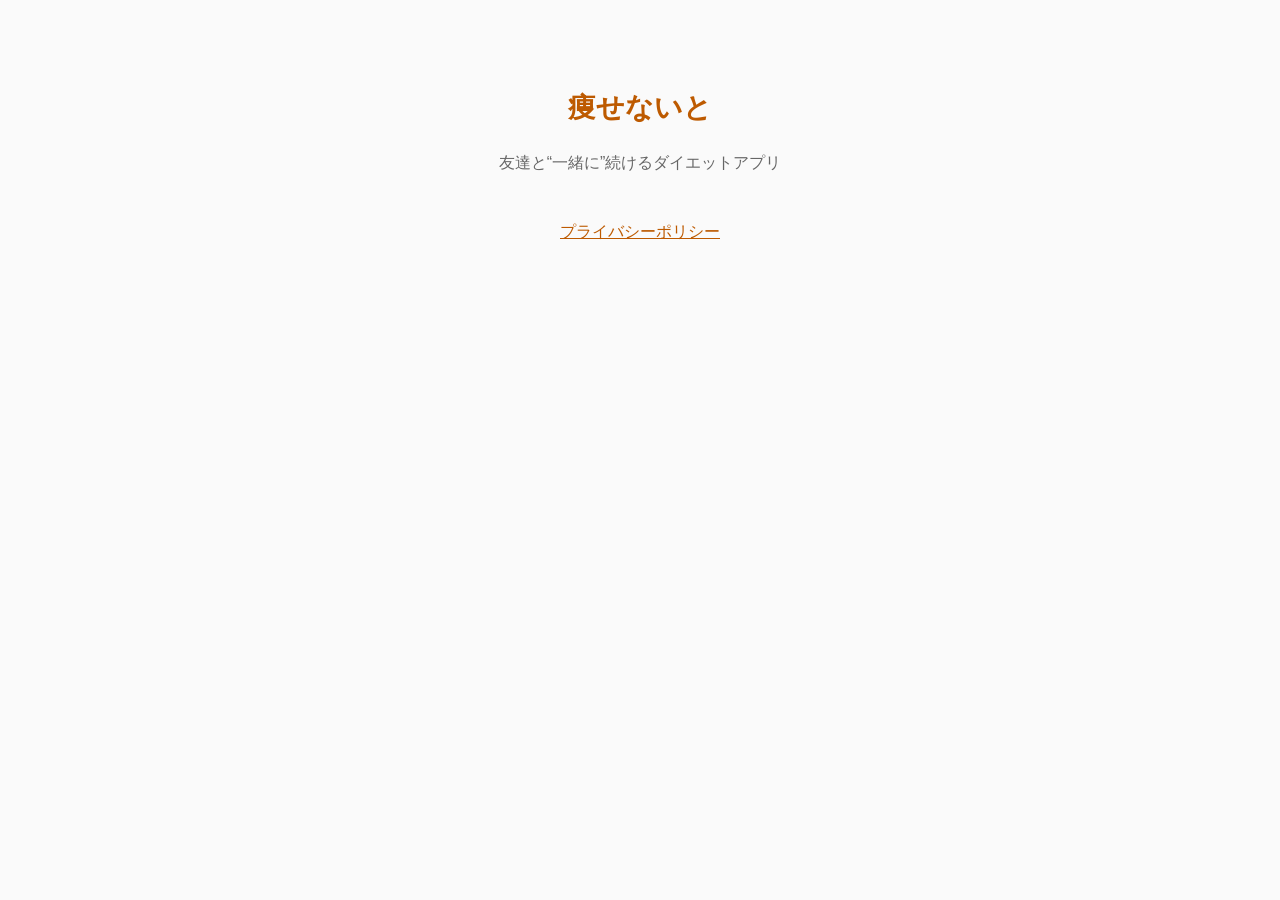
<file: index.html>
<!DOCTYPE html>
<html lang="ja">
<head>
<meta charset="UTF-8">
<meta name="viewport" content="width=device-width, initial-scale=1.0">
<title>痩せないと</title>
<style>
  body{font-family:-apple-system,BlinkMacSystemFont,'Hiragino Sans',sans-serif;max-width:640px;margin:0 auto;padding:64px 20px;line-height:1.8;color:#333;background:#fafafa;text-align:center}
  h1{font-size:28px;color:#BD5A00;margin-bottom:8px}
  p{color:#666}
  a{color:#BD5A00;display:inline-block;margin-top:24px}
</style>
</head>
<body>
  <h1>痩せないと</h1>
  <p>友達と“一緒に”続けるダイエットアプリ</p>
  <p><a href="/privacy/">プライバシーポリシー</a></p>
</body>
</html>
</file>
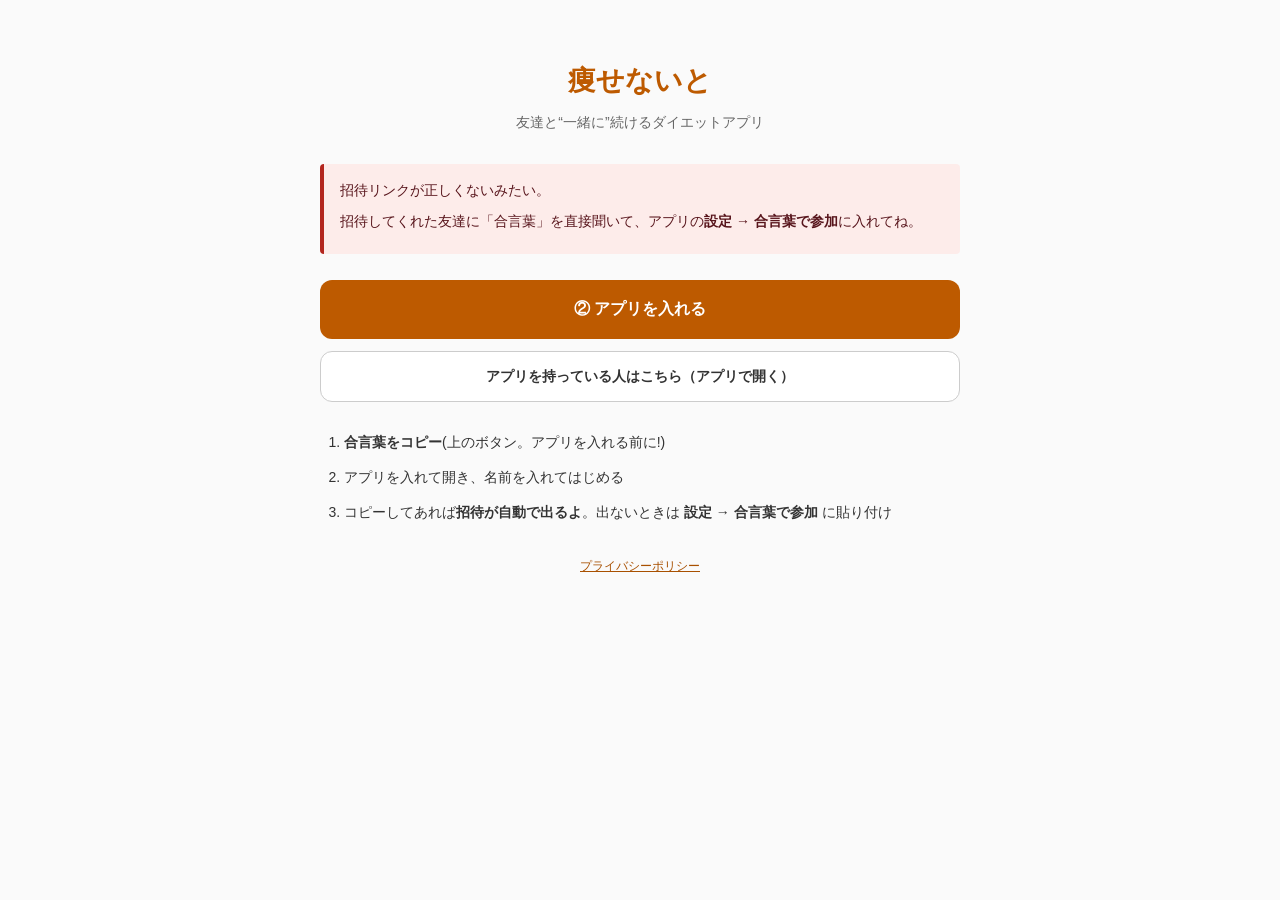
<file: join/index.html>
<!DOCTYPE html>
<html lang="ja">
<head>
  <meta charset="UTF-8">
  <meta name="viewport" content="width=device-width, initial-scale=1.0">
  <!-- 反射XSS対策: インライン script/style を全面禁止（JS/CSS は外部ファイルのみ）。
       ?code= はブラウザ側 join.js で regex 検証し、DOM へは textContent でのみ流す。 -->
  <meta http-equiv="Content-Security-Policy" content="default-src 'self'; script-src 'self'; style-src 'self'; img-src 'self' data:; base-uri 'none'; form-action 'none'; object-src 'none'">
  <!-- 招待コード（bearer）を Referer で外部に漏らさない -->
  <meta name="referrer" content="no-referrer">
  <meta name="version" content="1.1.0">
  <title>グループに参加 - 痩せないと</title>
  <!-- 配置: ディレクトリ方式（join/index.html）。/join への直リンクは GitHub Pages が
       /join/ へ 301 するが、query は保持される（2026-07-05 に本サイトの /privacy?code=...
       で実測: location: /privacy/?code=... と返る）。拡張子なし join.html 方式は
       「/join がそれを返す保証」を deploy 前に実測できないため採らない。
       AASA 側は /join と /join/* の両方をカバー済み。 -->
  <link rel="stylesheet" href="/join/join.css">
</head>
<body>
  <h1>痩せないと</h1>
  <p class="tag">友達と“一緒に”続けるダイエットアプリ</p>

  <!-- JS 無効・実行失敗環境でも参加手段が途絶えないための静的フォールバック -->
  <noscript>
    <div class="err-box">
      <p>このページの自動表示には JavaScript が必要みたい。</p>
      <p>大丈夫、招待してくれた友達に「合言葉」を直接聞いて、下の手順で参加できるよ。</p>
    </div>
  </noscript>

  <!-- 有効な ?code= があるときだけ join.js が表示する -->
  <section id="invite" hidden>
    <div class="invite-box">
      <p class="invite-title">友達があなたをグループに招待しています</p>
      <p id="code-text" class="code-big"></p>
      <!-- copy-first: アプリを入れる前にコピーしておくと、初回起動時にアプリが
           クリップボードから合言葉を検出して参加画面へ自動で誘導する(N1 deferred link)。 -->
      <p class="copy-lead">① まず合言葉をコピーしてね(アプリを入れる前に!)</p>
      <button id="copy-btn" type="button" class="copy-btn">合言葉をコピー</button>
    </div>
  </section>

  <!-- code が無い/不正なとき join.js が表示する（不正値は一切描画しない） -->
  <section id="invalid" hidden>
    <div class="err-box">
      <p>招待リンクが正しくないみたい。</p>
      <p>招待してくれた友達に「合言葉」を直接聞いて、アプリの<strong>設定 → 合言葉で参加</strong>に入れてね。</p>
    </div>
  </section>

  <!-- 🔴 配布リンク(Yuma 手作業): TestFlight 外部グループの公開リンク発行後、href を
       その URL に差し替える。App Store 一般公開後は
       https://apps.apple.com/jp/app/id6781929046 に戻す。 -->
  <a id="store-link" class="store-btn" href="https://apps.apple.com/jp/app/id6781929046">② アプリを入れる</a>
  <a id="open-app" class="openapp-btn" hidden>アプリを持っている人はこちら（アプリで開く）</a>

  <!-- 手順は常時表示（JS 無効でも参加手段が分かるように静的に置く） -->
  <section id="steps">
    <ol class="steps">
      <li><strong>合言葉をコピー</strong>(上のボタン。アプリを入れる前に!)</li>
      <li>アプリを入れて開き、名前を入れてはじめる</li>
      <li>コピーしてあれば<strong>招待が自動で出るよ</strong>。出ないときは <strong>設定 → 合言葉で参加</strong> に貼り付け</li>
    </ol>
  </section>

  <p class="footnote"><a href="/privacy/">プライバシーポリシー</a></p>

  <script src="/join/join.js"></script>
</body>
</html>
</file>
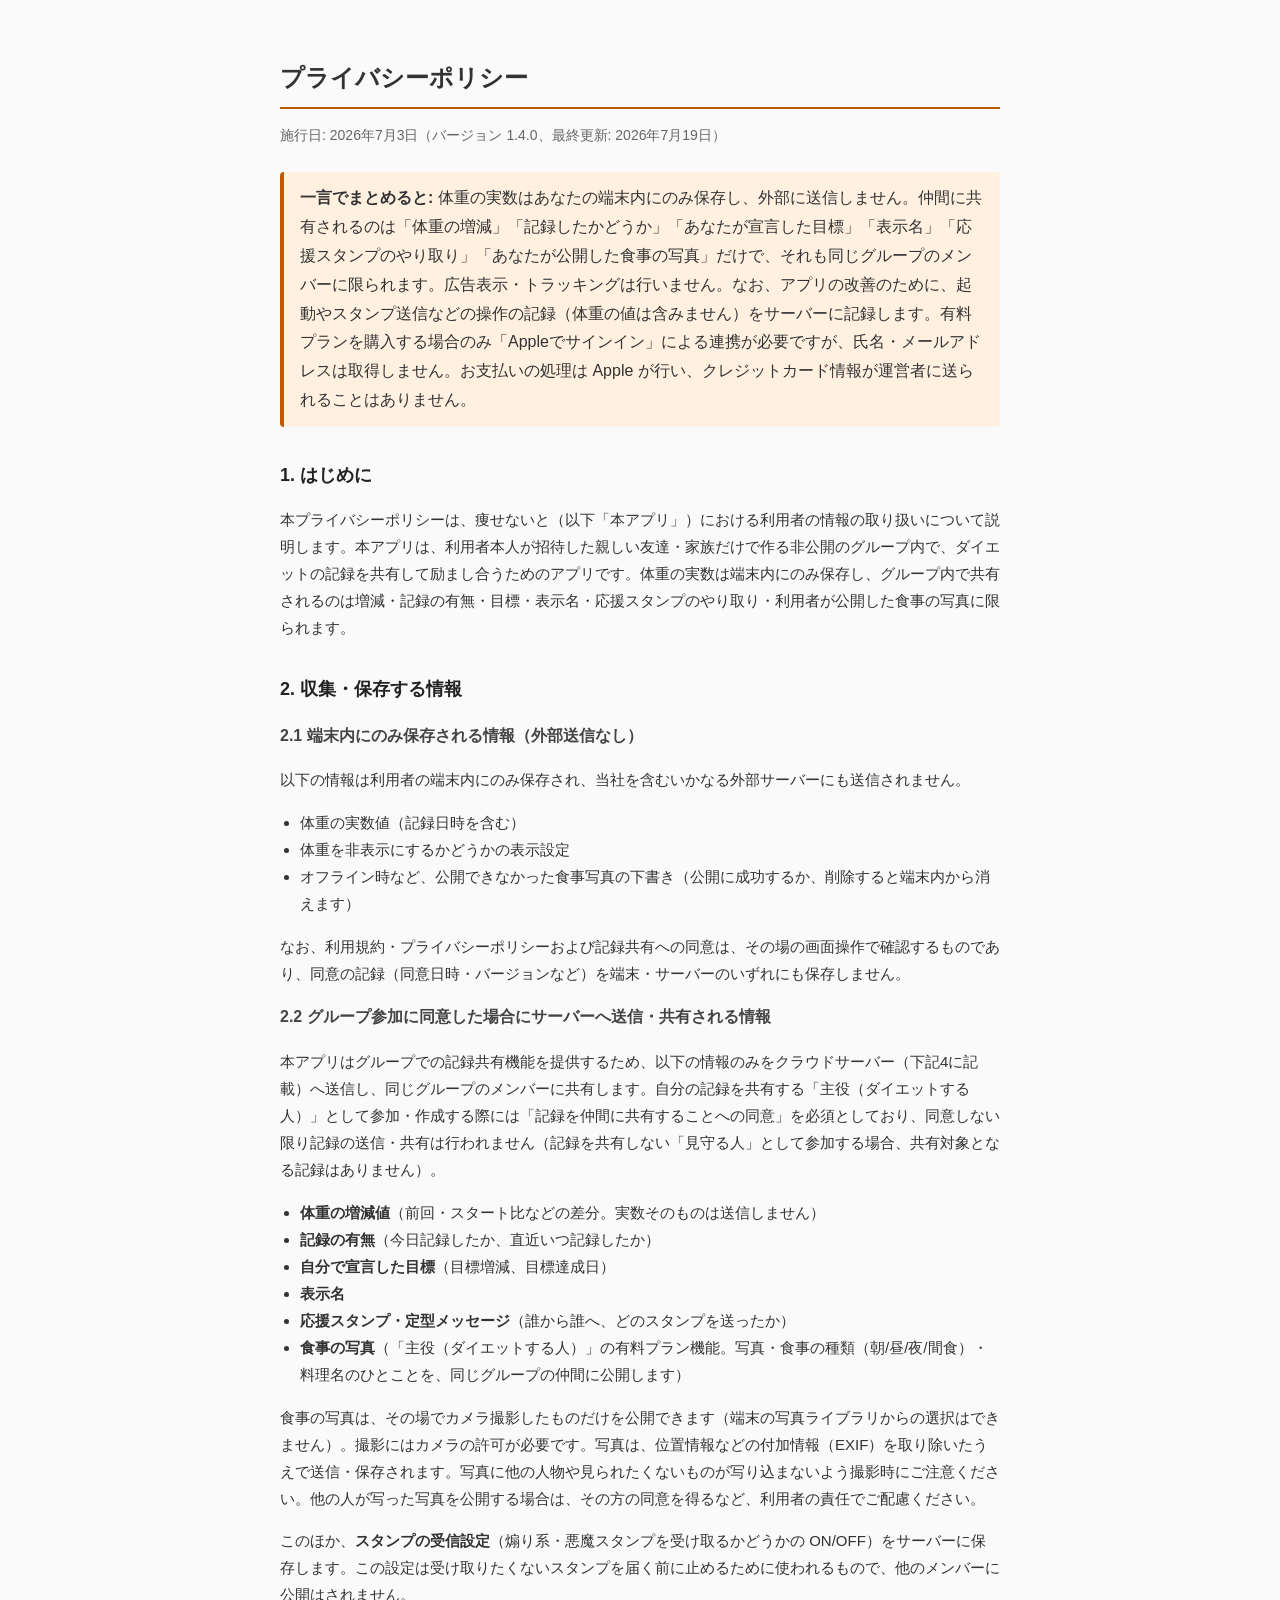
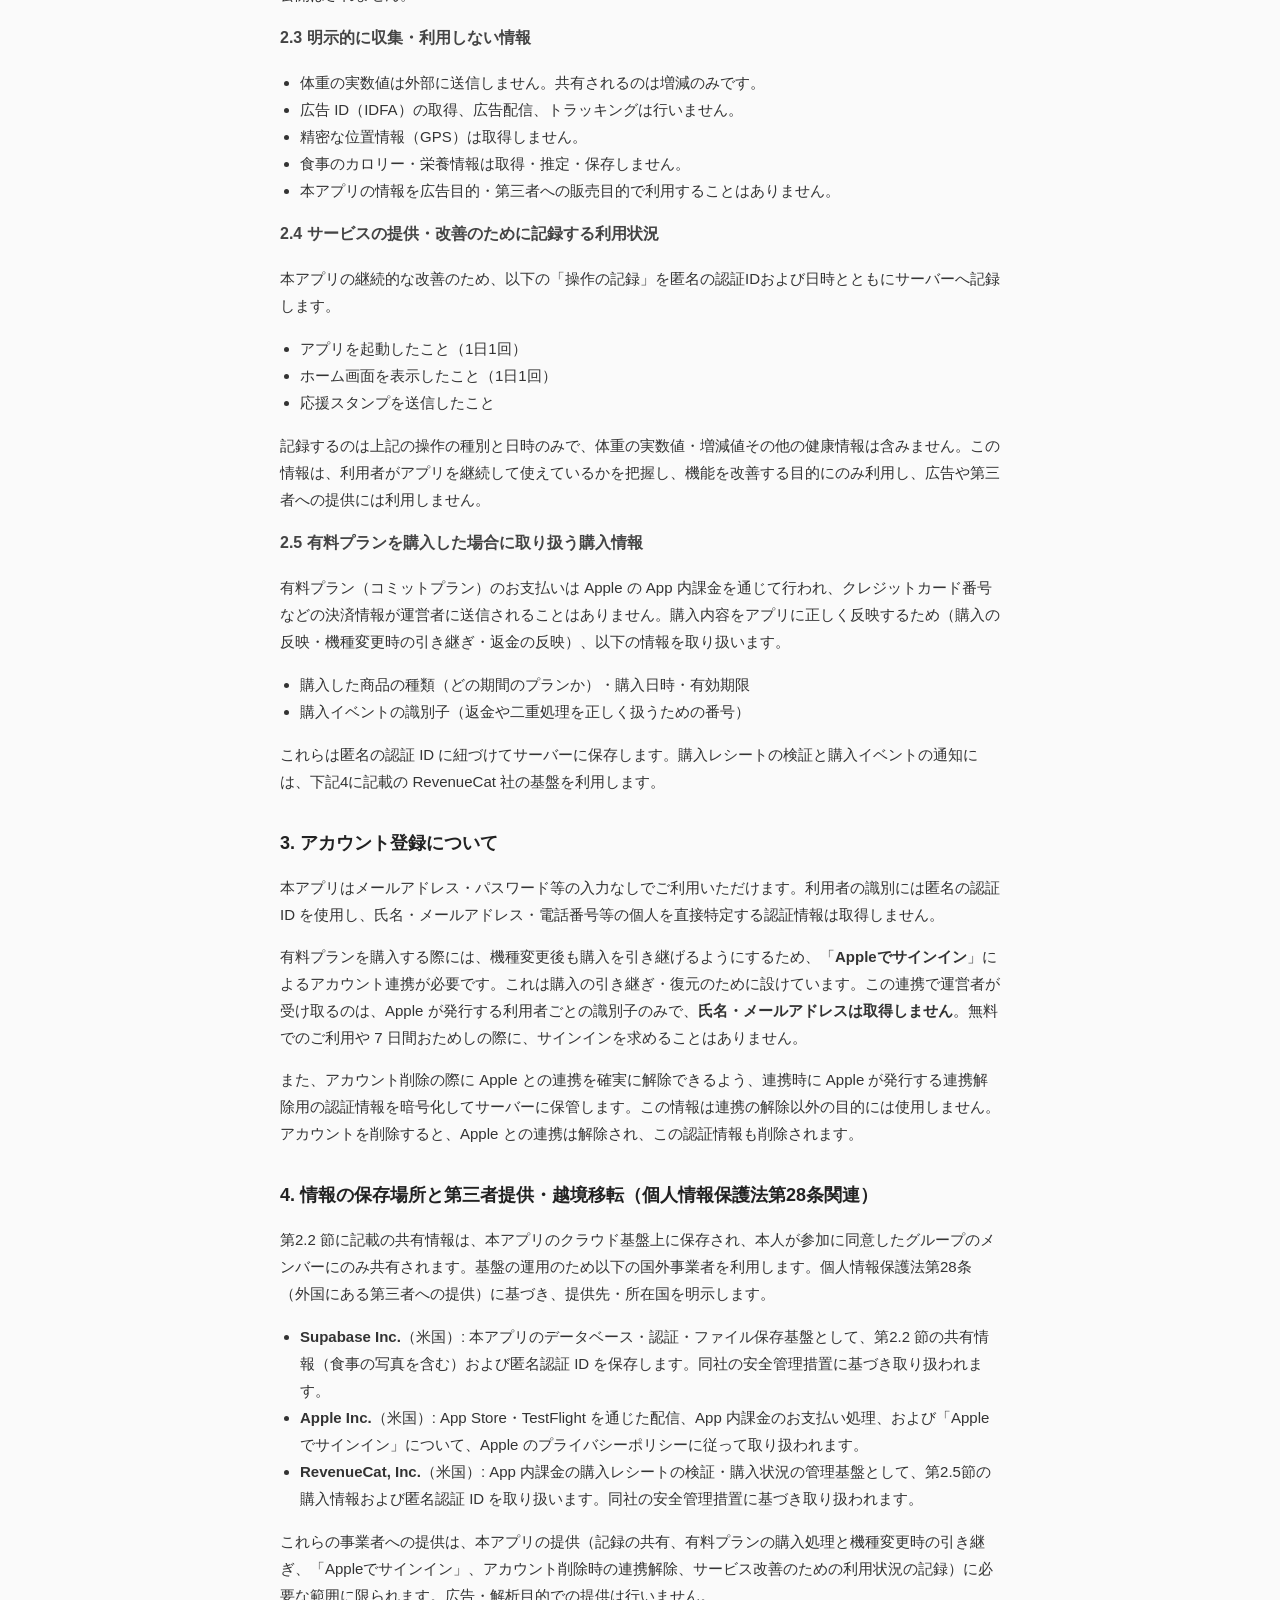
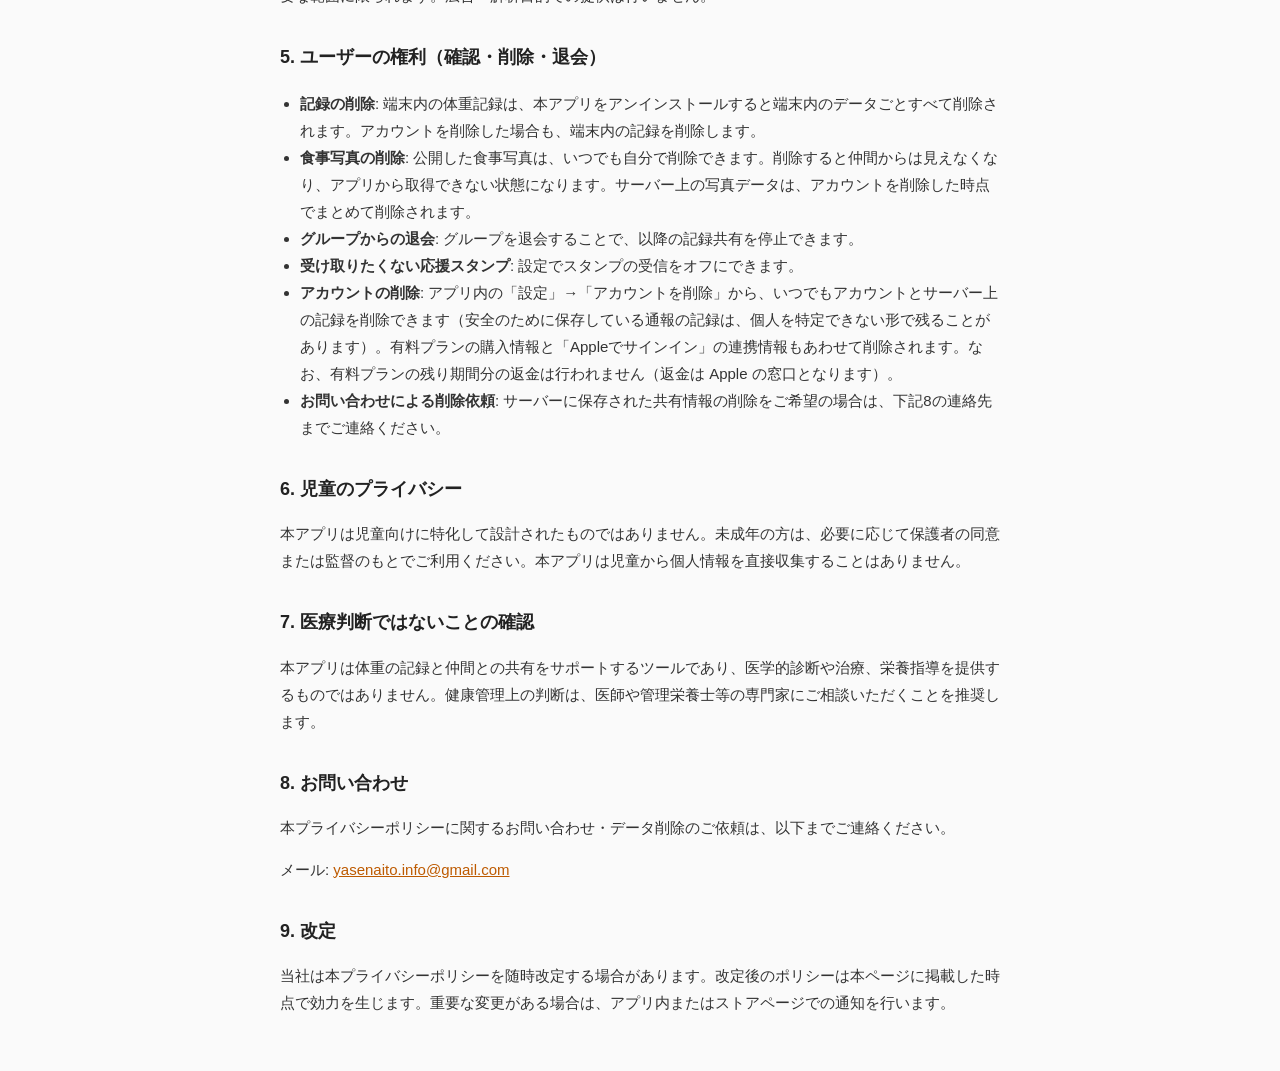
<file: privacy/index.html>
<!DOCTYPE html>
<html lang="ja">
<head>
  <meta charset="UTF-8">
  <meta name="viewport" content="width=device-width, initial-scale=1.0">
  <meta name="version" content="1.4.0">
  <meta name="last_updated" content="2026-07-19">
  <meta name="effective_date" content="2026-07-03">
  <title>プライバシーポリシー - 痩せないと</title>
  <style>
    body {
      font-family: -apple-system, BlinkMacSystemFont, 'Hiragino Sans', 'Hiragino Kaku Gothic ProN', sans-serif;
      max-width: 720px;
      margin: 0 auto;
      padding: 40px 20px;
      line-height: 1.8;
      color: #333;
      background: #fafafa;
    }
    h1 { font-size: 24px; border-bottom: 2px solid #BD5A00; padding-bottom: 8px; margin-bottom: 8px; }
    h2 { font-size: 18px; margin-top: 32px; color: #222; }
    h3 { font-size: 16px; margin-top: 16px; color: #444; }
    .effective-date { color: #666; font-size: 14px; margin-bottom: 24px; }
    p, li { font-size: 15px; }
    ul { padding-left: 20px; }
    a { color: #BD5A00; }
    .highlight {
      background: #FFF0E0;
      border-left: 4px solid #BD5A00;
      padding: 12px 16px;
      margin: 16px 0;
      border-radius: 4px;
    }
  </style>
</head>
<body>
  <h1>プライバシーポリシー</h1>
  <p class="effective-date">施行日: 2026年7月3日（バージョン 1.4.0、最終更新: 2026年7月19日）</p>

  <div class="highlight">
    <strong>一言でまとめると:</strong> 体重の実数はあなたの端末内にのみ保存し、外部に送信しません。仲間に共有されるのは「体重の増減」「記録したかどうか」「あなたが宣言した目標」「表示名」「応援スタンプのやり取り」「あなたが公開した食事の写真」だけで、それも同じグループのメンバーに限られます。広告表示・トラッキングは行いません。なお、アプリの改善のために、起動やスタンプ送信などの操作の記録（体重の値は含みません）をサーバーに記録します。有料プランを購入する場合のみ「Appleでサインイン」による連携が必要ですが、氏名・メールアドレスは取得しません。お支払いの処理は Apple が行い、クレジットカード情報が運営者に送られることはありません。
  </div>

  <h2>1. はじめに</h2>
  <p>本プライバシーポリシーは、痩せないと（以下「本アプリ」）における利用者の情報の取り扱いについて説明します。本アプリは、利用者本人が招待した親しい友達・家族だけで作る非公開のグループ内で、ダイエットの記録を共有して励まし合うためのアプリです。体重の実数は端末内にのみ保存し、グループ内で共有されるのは増減・記録の有無・目標・表示名・応援スタンプのやり取り・利用者が公開した食事の写真に限られます。</p>

  <h2>2. 収集・保存する情報</h2>

  <h3>2.1 端末内にのみ保存される情報（外部送信なし）</h3>
  <p>以下の情報は利用者の端末内にのみ保存され、当社を含むいかなる外部サーバーにも送信されません。</p>
  <ul>
    <li>体重の実数値（記録日時を含む）</li>
    <li>体重を非表示にするかどうかの表示設定</li>
    <li>オフライン時など、公開できなかった食事写真の下書き（公開に成功するか、削除すると端末内から消えます）</li>
  </ul>
  <p>なお、利用規約・プライバシーポリシーおよび記録共有への同意は、その場の画面操作で確認するものであり、同意の記録（同意日時・バージョンなど）を端末・サーバーのいずれにも保存しません。</p>

  <h3>2.2 グループ参加に同意した場合にサーバーへ送信・共有される情報</h3>
  <p>本アプリはグループでの記録共有機能を提供するため、以下の情報のみをクラウドサーバー（下記4に記載）へ送信し、同じグループのメンバーに共有します。自分の記録を共有する「主役（ダイエットする人）」として参加・作成する際には「記録を仲間に共有することへの同意」を必須としており、同意しない限り記録の送信・共有は行われません（記録を共有しない「見守る人」として参加する場合、共有対象となる記録はありません）。</p>
  <ul>
    <li><strong>体重の増減値</strong>（前回・スタート比などの差分。実数そのものは送信しません）</li>
    <li><strong>記録の有無</strong>（今日記録したか、直近いつ記録したか）</li>
    <li><strong>自分で宣言した目標</strong>（目標増減、目標達成日）</li>
    <li><strong>表示名</strong></li>
    <li><strong>応援スタンプ・定型メッセージ</strong>（誰から誰へ、どのスタンプを送ったか）</li>
    <li><strong>食事の写真</strong>（「主役（ダイエットする人）」の有料プラン機能。写真・食事の種類（朝/昼/夜/間食）・料理名のひとことを、同じグループの仲間に公開します）</li>
  </ul>
  <p>食事の写真は、その場でカメラ撮影したものだけを公開できます（端末の写真ライブラリからの選択はできません）。撮影にはカメラの許可が必要です。写真は、位置情報などの付加情報（EXIF）を取り除いたうえで送信・保存されます。写真に他の人物や見られたくないものが写り込まないよう撮影時にご注意ください。他の人が写った写真を公開する場合は、その方の同意を得るなど、利用者の責任でご配慮ください。</p>
  <p>このほか、<strong>スタンプの受信設定</strong>（煽り系・悪魔スタンプを受け取るかどうかの ON/OFF）をサーバーに保存します。この設定は受け取りたくないスタンプを届く前に止めるために使われるもので、他のメンバーに公開はされません。</p>

  <h3>2.3 明示的に収集・利用しない情報</h3>
  <ul>
    <li>体重の実数値は外部に送信しません。共有されるのは増減のみです。</li>
    <li>広告 ID（IDFA）の取得、広告配信、トラッキングは行いません。</li>
    <li>精密な位置情報（GPS）は取得しません。</li>
    <li>食事のカロリー・栄養情報は取得・推定・保存しません。</li>
    <li>本アプリの情報を広告目的・第三者への販売目的で利用することはありません。</li>
  </ul>

  <h3>2.4 サービスの提供・改善のために記録する利用状況</h3>
  <p>本アプリの継続的な改善のため、以下の「操作の記録」を匿名の認証IDおよび日時とともにサーバーへ記録します。</p>
  <ul>
    <li>アプリを起動したこと（1日1回）</li>
    <li>ホーム画面を表示したこと（1日1回）</li>
    <li>応援スタンプを送信したこと</li>
  </ul>
  <p>記録するのは上記の操作の種別と日時のみで、体重の実数値・増減値その他の健康情報は含みません。この情報は、利用者がアプリを継続して使えているかを把握し、機能を改善する目的にのみ利用し、広告や第三者への提供には利用しません。</p>

  <h3>2.5 有料プランを購入した場合に取り扱う購入情報</h3>
  <p>有料プラン（コミットプラン）のお支払いは Apple の App 内課金を通じて行われ、クレジットカード番号などの決済情報が運営者に送信されることはありません。購入内容をアプリに正しく反映するため（購入の反映・機種変更時の引き継ぎ・返金の反映）、以下の情報を取り扱います。</p>
  <ul>
    <li>購入した商品の種類（どの期間のプランか）・購入日時・有効期限</li>
    <li>購入イベントの識別子（返金や二重処理を正しく扱うための番号）</li>
  </ul>
  <p>これらは匿名の認証 ID に紐づけてサーバーに保存します。購入レシートの検証と購入イベントの通知には、下記4に記載の RevenueCat 社の基盤を利用します。</p>

  <h2>3. アカウント登録について</h2>
  <p>本アプリはメールアドレス・パスワード等の入力なしでご利用いただけます。利用者の識別には匿名の認証 ID を使用し、氏名・メールアドレス・電話番号等の個人を直接特定する認証情報は取得しません。</p>
  <p>有料プランを購入する際には、機種変更後も購入を引き継げるようにするため、「<strong>Appleでサインイン</strong>」によるアカウント連携が必要です。これは購入の引き継ぎ・復元のために設けています。この連携で運営者が受け取るのは、Apple が発行する利用者ごとの識別子のみで、<strong>氏名・メールアドレスは取得しません</strong>。無料でのご利用や 7 日間おためしの際に、サインインを求めることはありません。</p>
  <!-- ↑spike の結果 email クレームが必須と判明した場合の差し替え文:
       「この連携で運営者が受け取るのは、Apple が発行する利用者ごとの識別子とメールアドレス（Apple の「メールを非公開」機能をお使いの場合は転送用アドレス）です。メールアドレスはアカウントの識別以外の目的には利用しません。」
       + App Privacy に「連絡先情報 > メールアドレス」を追加すること -->
  <p>また、アカウント削除の際に Apple との連携を確実に解除できるよう、連携時に Apple が発行する連携解除用の認証情報を暗号化してサーバーに保管します。この情報は連携の解除以外の目的には使用しません。アカウントを削除すると、Apple との連携は解除され、この認証情報も削除されます。</p>

  <h2>4. 情報の保存場所と第三者提供・越境移転（個人情報保護法第28条関連）</h2>
  <p>第2.2 節に記載の共有情報は、本アプリのクラウド基盤上に保存され、本人が参加に同意したグループのメンバーにのみ共有されます。基盤の運用のため以下の国外事業者を利用します。個人情報保護法第28条（外国にある第三者への提供）に基づき、提供先・所在国を明示します。</p>
  <ul>
    <li><strong>Supabase Inc.</strong>（米国）: 本アプリのデータベース・認証・ファイル保存基盤として、第2.2 節の共有情報（食事の写真を含む）および匿名認証 ID を保存します。同社の安全管理措置に基づき取り扱われます。</li>
    <li><strong>Apple Inc.</strong>（米国）: App Store・TestFlight を通じた配信、App 内課金のお支払い処理、および「Appleでサインイン」について、Apple のプライバシーポリシーに従って取り扱われます。</li>
    <li><strong>RevenueCat, Inc.</strong>（米国）: App 内課金の購入レシートの検証・購入状況の管理基盤として、第2.5節の購入情報および匿名認証 ID を取り扱います。同社の安全管理措置に基づき取り扱われます。</li>
  </ul>
  <p>これらの事業者への提供は、本アプリの提供（記録の共有、有料プランの購入処理と機種変更時の引き継ぎ、「Appleでサインイン」、アカウント削除時の連携解除、サービス改善のための利用状況の記録）に必要な範囲に限られます。広告・解析目的での提供は行いません。</p>

  <h2>5. ユーザーの権利（確認・削除・退会）</h2>
  <ul>
    <li><strong>記録の削除</strong>: 端末内の体重記録は、本アプリをアンインストールすると端末内のデータごとすべて削除されます。アカウントを削除した場合も、端末内の記録を削除します。</li>
    <li><strong>食事写真の削除</strong>: 公開した食事写真は、いつでも自分で削除できます。削除すると仲間からは見えなくなり、アプリから取得できない状態になります。サーバー上の写真データは、アカウントを削除した時点でまとめて削除されます。</li>
    <li><strong>グループからの退会</strong>: グループを退会することで、以降の記録共有を停止できます。</li>
    <li><strong>受け取りたくない応援スタンプ</strong>: 設定でスタンプの受信をオフにできます。</li>
    <li><strong>アカウントの削除</strong>: アプリ内の「設定」→「アカウントを削除」から、いつでもアカウントとサーバー上の記録を削除できます（安全のために保存している通報の記録は、個人を特定できない形で残ることがあります）。有料プランの購入情報と「Appleでサインイン」の連携情報もあわせて削除されます。なお、有料プランの残り期間分の返金は行われません（返金は Apple の窓口となります）。</li>
    <li><strong>お問い合わせによる削除依頼</strong>: サーバーに保存された共有情報の削除をご希望の場合は、下記8の連絡先までご連絡ください。</li>
  </ul>

  <h2>6. 児童のプライバシー</h2>
  <p>本アプリは児童向けに特化して設計されたものではありません。未成年の方は、必要に応じて保護者の同意または監督のもとでご利用ください。本アプリは児童から個人情報を直接収集することはありません。</p>

  <h2>7. 医療判断ではないことの確認</h2>
  <p>本アプリは体重の記録と仲間との共有をサポートするツールであり、医学的診断や治療、栄養指導を提供するものではありません。健康管理上の判断は、医師や管理栄養士等の専門家にご相談いただくことを推奨します。</p>

  <h2>8. お問い合わせ</h2>
  <p>本プライバシーポリシーに関するお問い合わせ・データ削除のご依頼は、以下までご連絡ください。</p>
  <p>メール: <a href="mailto:yasenaito.info@gmail.com">yasenaito.info@gmail.com</a></p>

  <h2>9. 改定</h2>
  <p>当社は本プライバシーポリシーを随時改定する場合があります。改定後のポリシーは本ページに掲載した時点で効力を生じます。重要な変更がある場合は、アプリ内またはストアページでの通知を行います。</p>
</body>
</html>
</file>
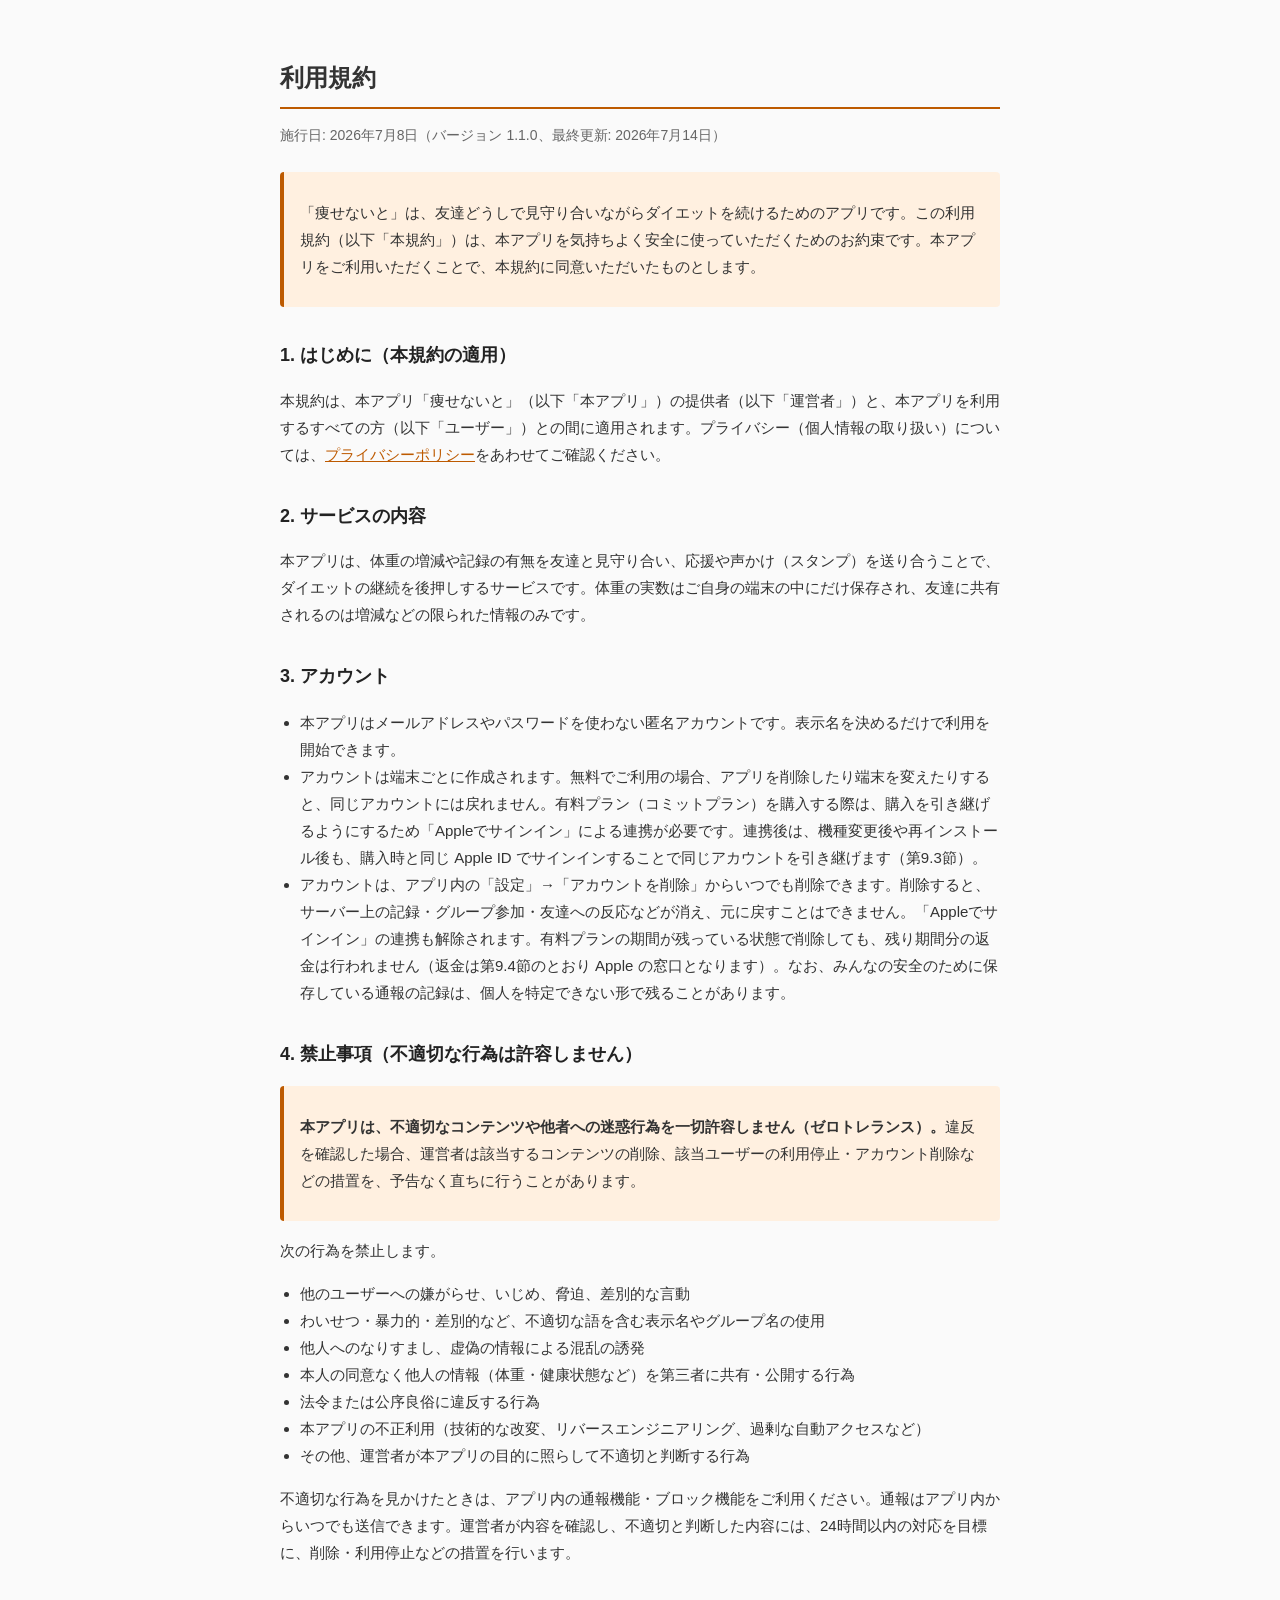
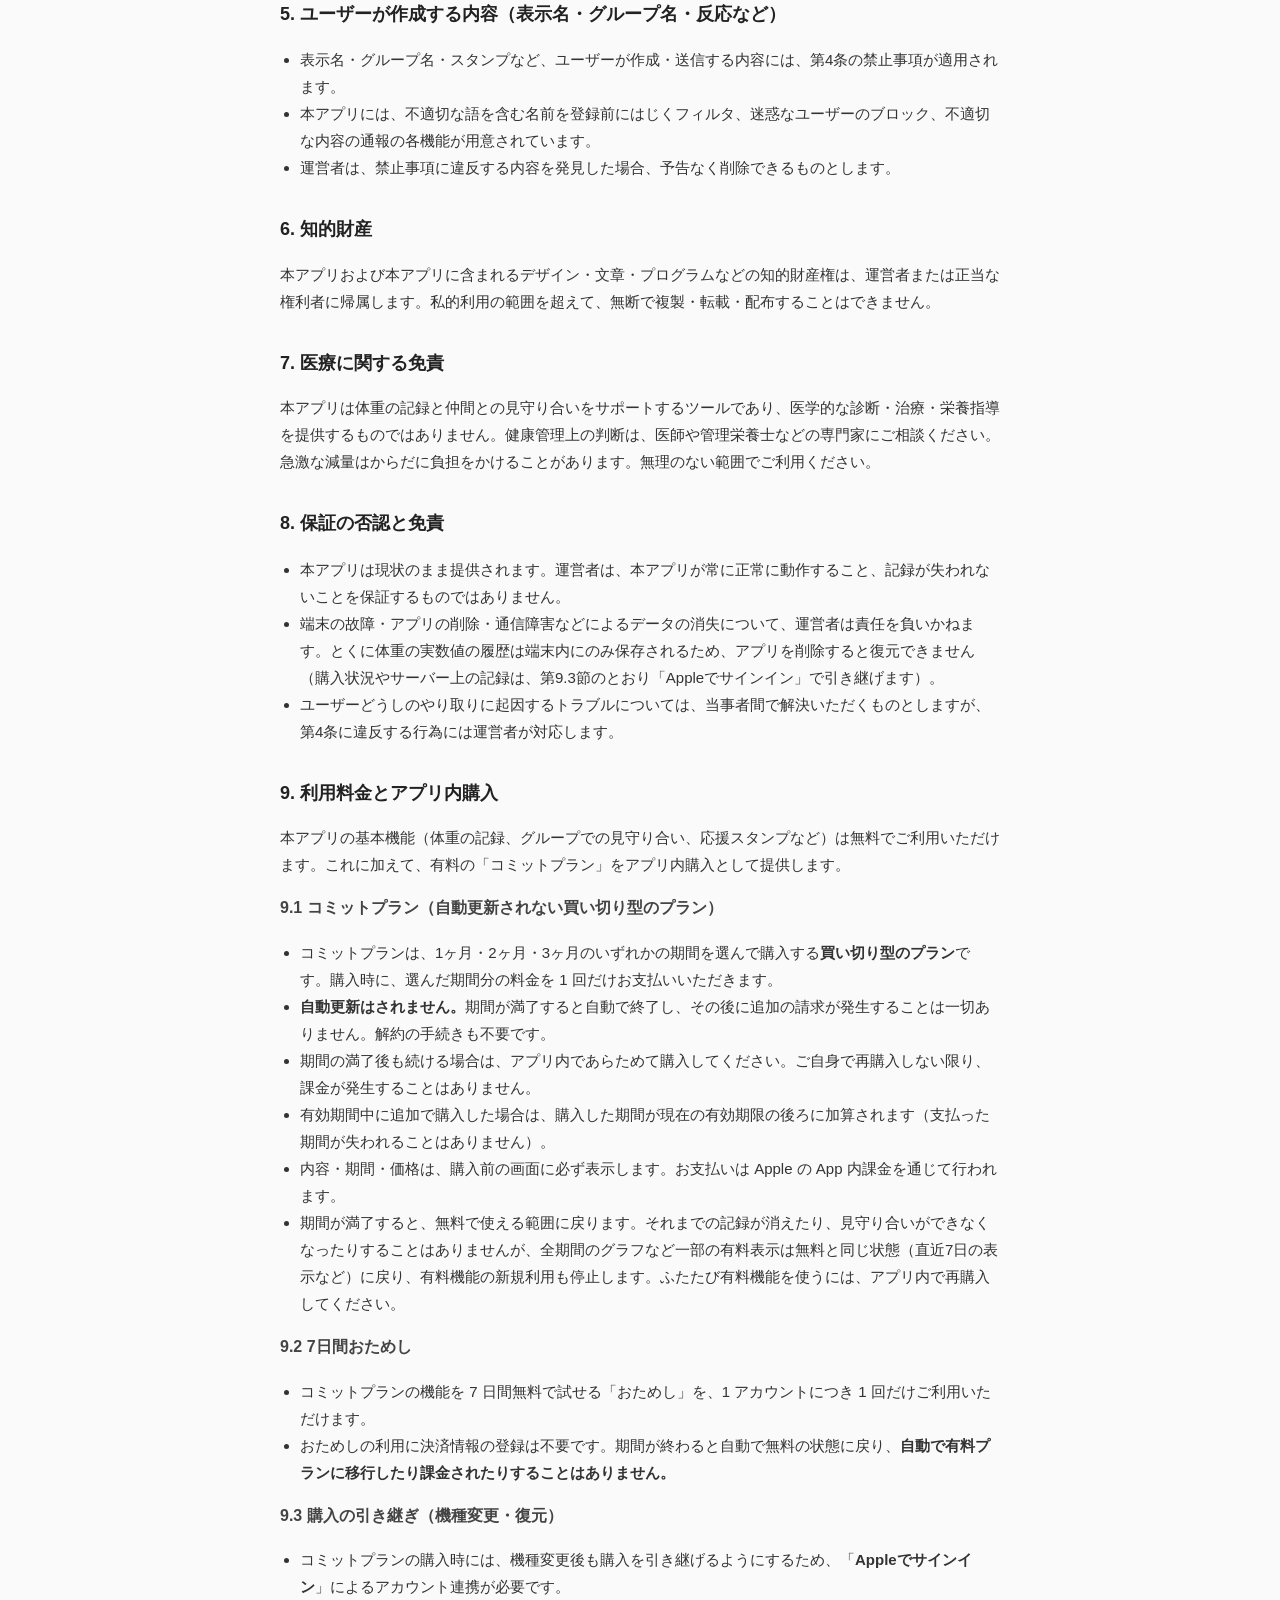
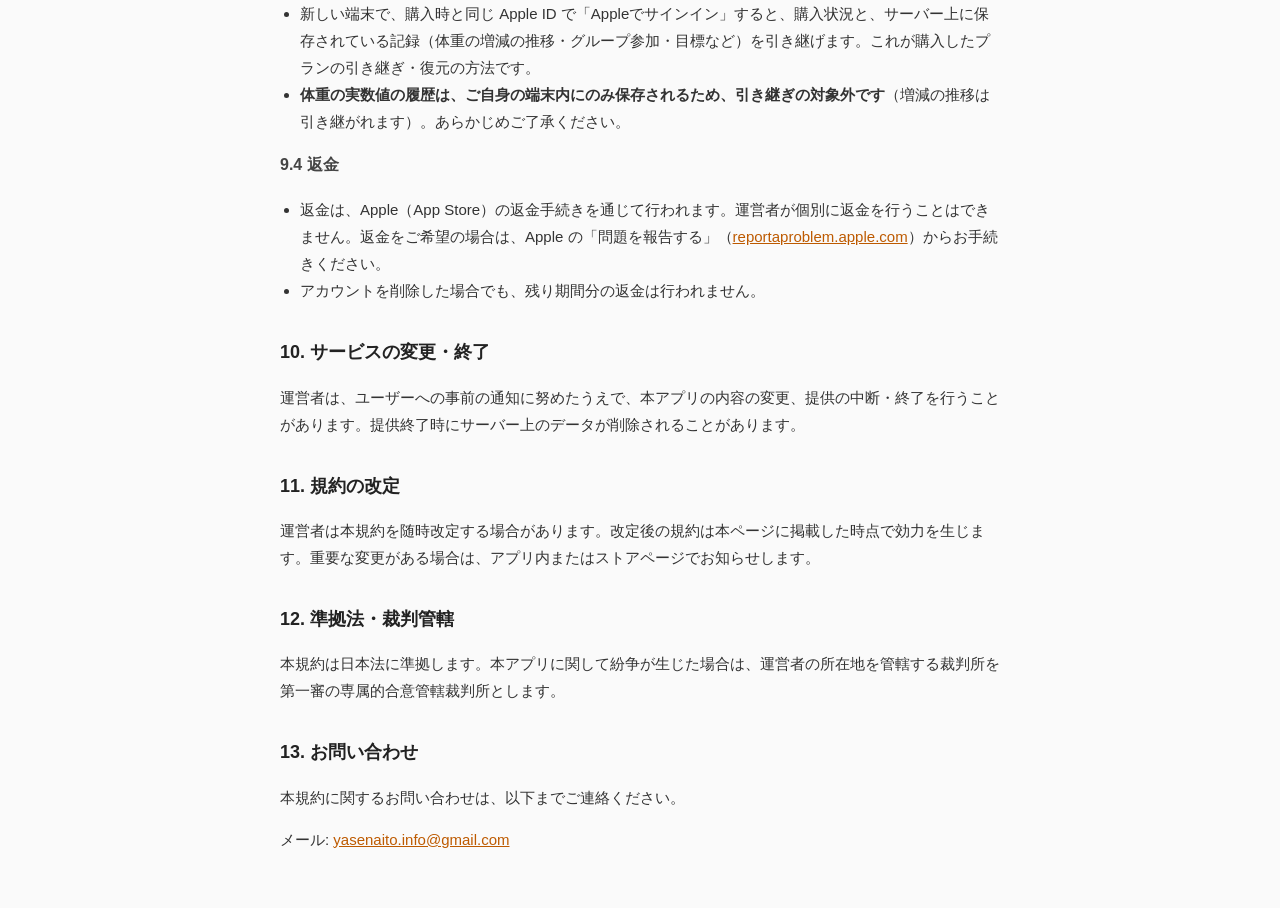
<file: terms/index.html>
<!DOCTYPE html>
<html lang="ja">
<head>
  <meta charset="UTF-8">
  <meta name="viewport" content="width=device-width, initial-scale=1.0">
  <meta name="version" content="1.1.0">
  <meta name="last_updated" content="2026-07-14">
  <meta name="effective_date" content="2026-07-08">
  <title>利用規約 - 痩せないと</title>
  <style>
    body {
      font-family: -apple-system, BlinkMacSystemFont, 'Hiragino Sans', 'Hiragino Kaku Gothic ProN', sans-serif;
      max-width: 720px;
      margin: 0 auto;
      padding: 40px 20px;
      line-height: 1.8;
      color: #333;
      background: #fafafa;
    }
    h1 { font-size: 24px; border-bottom: 2px solid #BD5A00; padding-bottom: 8px; margin-bottom: 8px; }
    h2 { font-size: 18px; margin-top: 32px; color: #222; }
    h3 { font-size: 16px; margin-top: 16px; color: #444; }
    .effective-date { color: #666; font-size: 14px; margin-bottom: 24px; }
    p, li { font-size: 15px; }
    ul { padding-left: 20px; }
    a { color: #BD5A00; }
    .highlight {
      background: #FFF0E0;
      border-left: 4px solid #BD5A00;
      padding: 12px 16px;
      margin: 16px 0;
      border-radius: 4px;
    }
  </style>
</head>
<body>
  <h1>利用規約</h1>
  <p class="effective-date">施行日: 2026年7月8日（バージョン 1.1.0、最終更新: 2026年7月14日）</p>

  <div class="highlight">
    <p>「痩せないと」は、友達どうしで見守り合いながらダイエットを続けるためのアプリです。この利用規約（以下「本規約」）は、本アプリを気持ちよく安全に使っていただくためのお約束です。本アプリをご利用いただくことで、本規約に同意いただいたものとします。</p>
  </div>

  <h2>1. はじめに（本規約の適用）</h2>
  <p>本規約は、本アプリ「痩せないと」（以下「本アプリ」）の提供者（以下「運営者」）と、本アプリを利用するすべての方（以下「ユーザー」）との間に適用されます。プライバシー（個人情報の取り扱い）については、<a href="https://yasenaito.app/privacy/">プライバシーポリシー</a>をあわせてご確認ください。</p>

  <h2>2. サービスの内容</h2>
  <p>本アプリは、体重の増減や記録の有無を友達と見守り合い、応援や声かけ（スタンプ）を送り合うことで、ダイエットの継続を後押しするサービスです。体重の実数はご自身の端末の中にだけ保存され、友達に共有されるのは増減などの限られた情報のみです。</p>

  <h2>3. アカウント</h2>
  <ul>
    <li>本アプリはメールアドレスやパスワードを使わない匿名アカウントです。表示名を決めるだけで利用を開始できます。</li>
    <li>アカウントは端末ごとに作成されます。無料でご利用の場合、アプリを削除したり端末を変えたりすると、同じアカウントには戻れません。有料プラン（コミットプラン）を購入する際は、購入を引き継げるようにするため「Appleでサインイン」による連携が必要です。連携後は、機種変更後や再インストール後も、購入時と同じ Apple ID でサインインすることで同じアカウントを引き継げます（第9.3節）。</li>
    <li>アカウントは、アプリ内の「設定」→「アカウントを削除」からいつでも削除できます。削除すると、サーバー上の記録・グループ参加・友達への反応などが消え、元に戻すことはできません。「Appleでサインイン」の連携も解除されます。有料プランの期間が残っている状態で削除しても、残り期間分の返金は行われません（返金は第9.4節のとおり Apple の窓口となります）。なお、みんなの安全のために保存している通報の記録は、個人を特定できない形で残ることがあります。</li>
  </ul>

  <h2>4. 禁止事項（不適切な行為は許容しません）</h2>
  <div class="highlight">
    <p><strong>本アプリは、不適切なコンテンツや他者への迷惑行為を一切許容しません（ゼロトレランス）。</strong>違反を確認した場合、運営者は該当するコンテンツの削除、該当ユーザーの利用停止・アカウント削除などの措置を、予告なく直ちに行うことがあります。</p>
  </div>
  <p>次の行為を禁止します。</p>
  <ul>
    <li>他のユーザーへの嫌がらせ、いじめ、脅迫、差別的な言動</li>
    <li>わいせつ・暴力的・差別的など、不適切な語を含む表示名やグループ名の使用</li>
    <li>他人へのなりすまし、虚偽の情報による混乱の誘発</li>
    <li>本人の同意なく他人の情報（体重・健康状態など）を第三者に共有・公開する行為</li>
    <li>法令または公序良俗に違反する行為</li>
    <li>本アプリの不正利用（技術的な改変、リバースエンジニアリング、過剰な自動アクセスなど）</li>
    <li>その他、運営者が本アプリの目的に照らして不適切と判断する行為</li>
  </ul>
  <p>不適切な行為を見かけたときは、アプリ内の通報機能・ブロック機能をご利用ください。通報はアプリ内からいつでも送信できます。運営者が内容を確認し、不適切と判断した内容には、24時間以内の対応を目標に、削除・利用停止などの措置を行います。</p>

  <h2>5. ユーザーが作成する内容（表示名・グループ名・反応など）</h2>
  <ul>
    <li>表示名・グループ名・スタンプなど、ユーザーが作成・送信する内容には、第4条の禁止事項が適用されます。</li>
    <li>本アプリには、不適切な語を含む名前を登録前にはじくフィルタ、迷惑なユーザーのブロック、不適切な内容の通報の各機能が用意されています。</li>
    <li>運営者は、禁止事項に違反する内容を発見した場合、予告なく削除できるものとします。</li>
  </ul>

  <h2>6. 知的財産</h2>
  <p>本アプリおよび本アプリに含まれるデザイン・文章・プログラムなどの知的財産権は、運営者または正当な権利者に帰属します。私的利用の範囲を超えて、無断で複製・転載・配布することはできません。</p>

  <h2>7. 医療に関する免責</h2>
  <p>本アプリは体重の記録と仲間との見守り合いをサポートするツールであり、医学的な診断・治療・栄養指導を提供するものではありません。健康管理上の判断は、医師や管理栄養士などの専門家にご相談ください。急激な減量はからだに負担をかけることがあります。無理のない範囲でご利用ください。</p>

  <h2>8. 保証の否認と免責</h2>
  <ul>
    <li>本アプリは現状のまま提供されます。運営者は、本アプリが常に正常に動作すること、記録が失われないことを保証するものではありません。</li>
    <li>端末の故障・アプリの削除・通信障害などによるデータの消失について、運営者は責任を負いかねます。とくに体重の実数値の履歴は端末内にのみ保存されるため、アプリを削除すると復元できません（購入状況やサーバー上の記録は、第9.3節のとおり「Appleでサインイン」で引き継げます）。</li>
    <li>ユーザーどうしのやり取りに起因するトラブルについては、当事者間で解決いただくものとしますが、第4条に違反する行為には運営者が対応します。</li>
  </ul>

  <h2>9. 利用料金とアプリ内購入</h2>
  <p>本アプリの基本機能（体重の記録、グループでの見守り合い、応援スタンプなど）は無料でご利用いただけます。これに加えて、有料の「コミットプラン」をアプリ内購入として提供します。</p>

  <h3>9.1 コミットプラン（自動更新されない買い切り型のプラン）</h3>
  <ul>
    <li>コミットプランは、1ヶ月・2ヶ月・3ヶ月のいずれかの期間を選んで購入する<strong>買い切り型のプラン</strong>です。購入時に、選んだ期間分の料金を 1 回だけお支払いいただきます。</li>
    <li><strong>自動更新はされません。</strong>期間が満了すると自動で終了し、その後に追加の請求が発生することは一切ありません。解約の手続きも不要です。</li>
    <li>期間の満了後も続ける場合は、アプリ内であらためて購入してください。ご自身で再購入しない限り、課金が発生することはありません。</li>
    <li>有効期間中に追加で購入した場合は、購入した期間が現在の有効期限の後ろに加算されます（支払った期間が失われることはありません）。</li>
    <li>内容・期間・価格は、購入前の画面に必ず表示します。お支払いは Apple の App 内課金を通じて行われます。</li>
    <li>期間が満了すると、無料で使える範囲に戻ります。それまでの記録が消えたり、見守り合いができなくなったりすることはありませんが、全期間のグラフなど一部の有料表示は無料と同じ状態（直近7日の表示など）に戻り、有料機能の新規利用も停止します。ふたたび有料機能を使うには、アプリ内で再購入してください。</li>
  </ul>

  <h3>9.2 7日間おためし</h3>
  <ul>
    <li>コミットプランの機能を 7 日間無料で試せる「おためし」を、1 アカウントにつき 1 回だけご利用いただけます。</li>
    <li>おためしの利用に決済情報の登録は不要です。期間が終わると自動で無料の状態に戻り、<strong>自動で有料プランに移行したり課金されたりすることはありません。</strong></li>
  </ul>

  <h3>9.3 購入の引き継ぎ（機種変更・復元）</h3>
  <ul>
    <li>コミットプランの購入時には、機種変更後も購入を引き継げるようにするため、「<strong>Appleでサインイン</strong>」によるアカウント連携が必要です。</li>
    <li>新しい端末で、購入時と同じ Apple ID で「Appleでサインイン」すると、購入状況と、サーバー上に保存されている記録（体重の増減の推移・グループ参加・目標など）を引き継げます。これが購入したプランの引き継ぎ・復元の方法です。</li>
    <li><strong>体重の実数値の履歴は、ご自身の端末内にのみ保存されるため、引き継ぎの対象外です</strong>（増減の推移は引き継がれます）。あらかじめご了承ください。</li>
  </ul>

  <h3>9.4 返金</h3>
  <ul>
    <li>返金は、Apple（App Store）の返金手続きを通じて行われます。運営者が個別に返金を行うことはできません。返金をご希望の場合は、Apple の「問題を報告する」（<a href="https://reportaproblem.apple.com/">reportaproblem.apple.com</a>）からお手続きください。</li>
    <li>アカウントを削除した場合でも、残り期間分の返金は行われません。</li>
  </ul>

  <h2>10. サービスの変更・終了</h2>
  <p>運営者は、ユーザーへの事前の通知に努めたうえで、本アプリの内容の変更、提供の中断・終了を行うことがあります。提供終了時にサーバー上のデータが削除されることがあります。</p>

  <h2>11. 規約の改定</h2>
  <p>運営者は本規約を随時改定する場合があります。改定後の規約は本ページに掲載した時点で効力を生じます。重要な変更がある場合は、アプリ内またはストアページでお知らせします。</p>

  <h2>12. 準拠法・裁判管轄</h2>
  <p>本規約は日本法に準拠します。本アプリに関して紛争が生じた場合は、運営者の所在地を管轄する裁判所を第一審の専属的合意管轄裁判所とします。</p>

  <h2>13. お問い合わせ</h2>
  <p>本規約に関するお問い合わせは、以下までご連絡ください。</p>
  <p>メール: <a href="mailto:yasenaito.info@gmail.com">yasenaito.info@gmail.com</a></p>
</body>
</html>
</file>
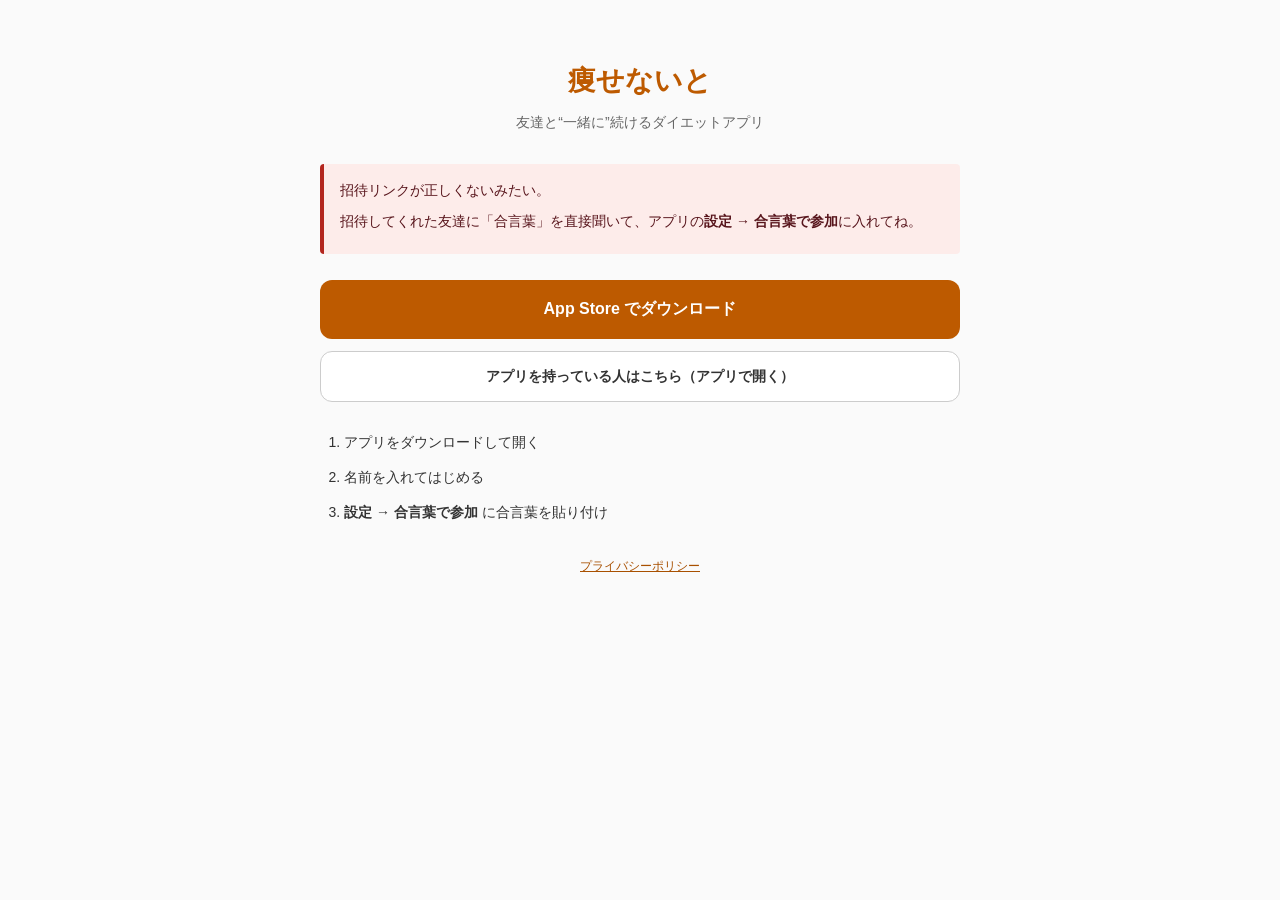
<file: join.html>
<!DOCTYPE html>
<html lang="ja">
<head>
  <meta charset="UTF-8">
  <meta name="viewport" content="width=device-width, initial-scale=1.0">
  <!-- 反射XSS対策: インライン script/style を全面禁止（JS/CSS は外部ファイルのみ）。
       ?code= はブラウザ側 join.js で regex 検証し、DOM へは textContent でのみ流す。 -->
  <meta http-equiv="Content-Security-Policy" content="default-src 'self'; script-src 'self'; style-src 'self'; img-src 'self' data:; base-uri 'none'; form-action 'none'; object-src 'none'">
  <!-- 招待コード（bearer）を Referer で外部に漏らさない -->
  <meta name="referrer" content="no-referrer">
  <meta name="version" content="1.0.1">
  <title>グループに参加 - 痩せないと</title>
  <!-- 配置注意: このページはディレクトリ index でなくルートの join.html。
       GitHub Pages で /join を「リダイレクト無しで」直配信するため（/join → /join/ の
       301 で ?code= クエリが落ちるリスクを構造的に排除）。アセットは join/ 配下。 -->
  <link rel="stylesheet" href="/join/join.css">
</head>
<body>
  <h1>痩せないと</h1>
  <p class="tag">友達と“一緒に”続けるダイエットアプリ</p>

  <!-- JS 無効・実行失敗環境でも参加手段が途絶えないための静的フォールバック -->
  <noscript>
    <div class="err-box">
      <p>このページの自動表示には JavaScript が必要みたい。</p>
      <p>大丈夫、招待してくれた友達に「合言葉」を直接聞いて、下の手順で参加できるよ。</p>
    </div>
  </noscript>

  <!-- 有効な ?code= があるときだけ join.js が表示する -->
  <section id="invite" hidden>
    <div class="invite-box">
      <p class="invite-title">友達があなたをグループに招待しています</p>
      <p id="code-text" class="code-big"></p>
      <button id="copy-btn" type="button" class="copy-btn">合言葉をコピー</button>
    </div>
  </section>

  <!-- code が無い/不正なとき join.js が表示する（不正値は一切描画しない） -->
  <section id="invalid" hidden>
    <div class="err-box">
      <p>招待リンクが正しくないみたい。</p>
      <p>招待してくれた友達に「合言葉」を直接聞いて、アプリの<strong>設定 → 合言葉で参加</strong>に入れてね。</p>
    </div>
  </section>

  <a class="store-btn" href="https://apps.apple.com/jp/app/id6781929046">App Store でダウンロード</a>
  <a id="open-app" class="openapp-btn" hidden>アプリを持っている人はこちら（アプリで開く）</a>

  <!-- 手順は常時表示（JS 無効でも参加手段が分かるように静的に置く） -->
  <section id="steps">
    <ol class="steps">
      <li>アプリをダウンロードして開く</li>
      <li>名前を入れてはじめる</li>
      <li><strong>設定 → 合言葉で参加</strong> に合言葉を貼り付け</li>
    </ol>
  </section>

  <p class="footnote"><a href="/privacy/">プライバシーポリシー</a></p>

  <script src="/join/join.js"></script>
</body>
</html>
</file>
<file: join/join.css>
/* /join ランディング。privacy ページとトーンを揃える（#fafafa / #BD5A00 / Hiragino）。
   CSP で style-src 'self' のためインライン style は使えない＝装飾は必ずこのファイルに書く。 */
body {
  font-family: -apple-system, BlinkMacSystemFont, 'Hiragino Sans', 'Hiragino Kaku Gothic ProN', sans-serif;
  max-width: 640px;
  margin: 0 auto;
  padding: 56px 20px 44px;
  line-height: 1.8;
  color: #333;
  background: #fafafa;
  text-align: center;
}
h1 { font-size: 28px; color: #BD5A00; margin: 0 0 4px; }
.tag { color: #666; font-size: 14px; margin: 0 0 28px; }

.invite-box {
  background: #FFF0E0;
  border-left: 4px solid #BD5A00;
  border-radius: 4px;
  padding: 16px;
  margin: 0 0 26px;
  text-align: left;
}
.invite-title { font-size: 14px; font-weight: 700; color: #7A3A00; margin: 0 0 10px; }
.code-big {
  background: #fff;
  border: 1.5px dashed #BD5A00;
  border-radius: 10px;
  font-family: ui-monospace, SFMono-Regular, Menlo, monospace;
  font-size: 17px;
  font-weight: 700;
  letter-spacing: 1px;
  color: #222;
  padding: 12px 8px;
  text-align: center;
  margin: 0 0 10px;
  word-break: break-all;
  user-select: all;
  -webkit-user-select: all;
}
/* copy-first: コピーが最重要アクションなのでプライマリ(塗り)に昇格(N1)。 */
.copy-btn {
  display: block;
  width: 100%;
  background: #BD5A00;
  border: 1px solid #BD5A00;
  color: #fff;
  font-size: 16px;
  font-weight: 700;
  padding: 14px;
  border-radius: 12px;
  cursor: pointer;
}

.copy-lead {
  font-size: 13px;
  font-weight: 700;
  color: #BD5A00;
  margin: 0 0 8px;
}

.err-box {
  background: #FDECEA;
  border-left: 4px solid #B3261E;
  border-radius: 4px;
  padding: 14px 16px;
  margin: 0 0 26px;
  text-align: left;
  font-size: 14px;
  color: #58151C;
}
.err-box p { margin: 0 0 6px; }

.store-btn {
  display: block;
  background: #BD5A00; /* 白文字とのコントラスト 4.5:1 以上（アプリの accentStrong と同値） */
  color: #fff;
  font-size: 16px;
  font-weight: 700;
  padding: 15px;
  border-radius: 12px;
  margin: 0 0 12px;
  text-decoration: none;
}
.openapp-btn {
  display: block;
  background: #fff;
  border: 1px solid #ccc;
  color: #333;
  font-size: 14px;
  font-weight: 600;
  padding: 12px;
  border-radius: 12px;
  margin: 0 0 28px;
  text-decoration: none;
}

.steps {
  text-align: left;
  font-size: 14px;
  color: #333;
  padding-left: 24px;
  margin: 0;
}
.steps li { margin-bottom: 10px; }

/* 12px の小さい文字なので 4.5:1 以上を確保（#767676=4.35 / #BD5A00=4.35 は NG。
   #666=5.50 / #A85000=5.28 を実測して採用）。 */
.footnote { font-size: 12px; color: #666; margin-top: 30px; }
.footnote a { color: #A85000; }
</file>
